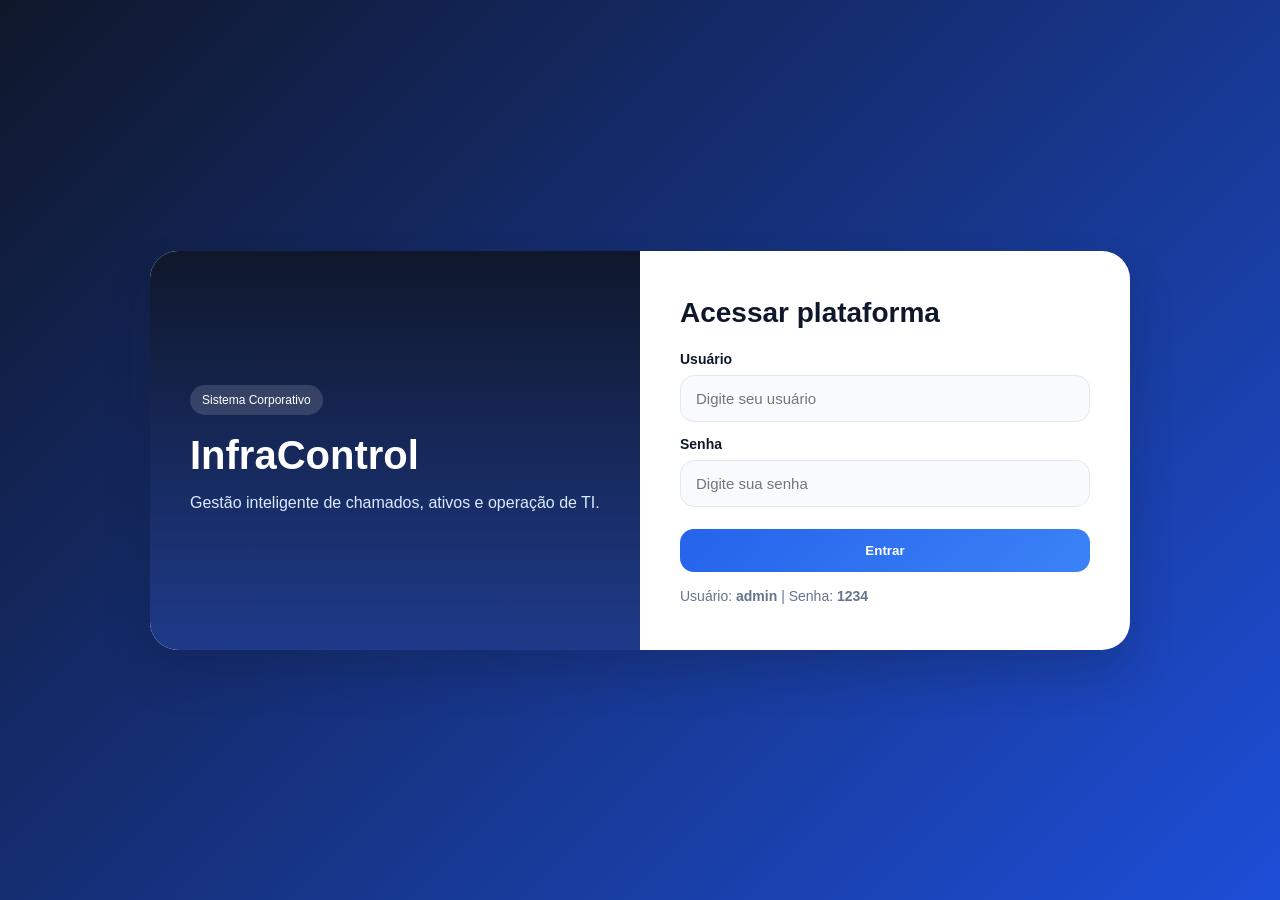
<file: index.html>
<!DOCTYPE html>
<html lang="pt-BR">
<head>
  <meta charset="UTF-8">
  <meta name="viewport" content="width=device-width, initial-scale=1.0">
  <title>InfraControl | Dashboard</title>
  <link rel="stylesheet" href="style.css">
</head>
<body>
  <div class="app-layout">
    <aside class="sidebar" id="sidebar">
      <div class="sidebar-brand">
        <div class="brand-icon">IC</div>
        <div>
          <h2>InfraControl</h2>
          <p>Operations Suite</p>
        </div>
      </div>

      <nav class="menu">
        <a href="index.html" class="active">Dashboard</a>
        <a href="chamados.html">Chamados</a>
        <a href="ativos.html">Ativos</a>
        <a href="usuarios.html">Usuários</a>
        <a href="relatorios.html">Relatórios</a>
        <a href="#" id="logoutBtn">Sair</a>
      </nav>
    </aside>

    <main class="main-content">
      <header class="topbar">
        <div class="topbar-left">
          <button class="menu-toggle" id="menuToggle">☰</button>
          <div>
            <span class="page-kicker">Visão Geral</span>
            <h1>Dashboard Operacional</h1>
            <p>Acompanhe a saúde do ambiente e o fluxo de chamados.</p>
          </div>
        </div>

        <div class="topbar-actions">
          <button id="themeToggle" class="theme-toggle">🌙</button>
          <div class="user-box">
            <span>Administrador</span>
          </div>
        </div>
      </header>

      <section class="cards cards-8">
        <div class="metric-card">
          <span class="metric-label">Chamados Abertos</span>
          <p id="cardAbertos">0</p>
        </div>

        <div class="metric-card">
          <span class="metric-label">Em Andamento</span>
          <p id="cardAndamento">0</p>
        </div>

        <div class="metric-card">
          <span class="metric-label">Resolvidos</span>
          <p id="cardResolvidos">0</p>
        </div>

        <div class="metric-card">
          <span class="metric-label">Total de Chamados</span>
          <p id="cardTotal">0</p>
        </div>

        <div class="metric-card">
          <span class="metric-label">Total de Ativos</span>
          <p id="cardTotalAtivos">0</p>
        </div>

        <div class="metric-card">
          <span class="metric-label">Operacionais</span>
          <p id="cardAtivosOperacionais">0</p>
        </div>

        <div class="metric-card">
          <span class="metric-label">Em Manutenção</span>
          <p id="cardAtivosManutencao">0</p>
        </div>

        <div class="metric-card">
          <span class="metric-label">Disponíveis</span>
          <p id="cardAtivosDisponiveis">0</p>
        </div>
      </section>

      <section class="panel dashboard-hero-panel">
        <div class="dashboard-hero-grid">
          <div>
            <span class="dashboard-badge">Painel Executivo</span>
            <h2 class="dashboard-hero-title">Visibilidade clara do ambiente de TI</h2>
            <p id="dashboardResumo" class="dashboard-hero-text">
              Acompanhe os indicadores atualizados do sistema.
            </p>
          </div>

          <div class="dashboard-highlight-box">
            <span>Performance operacional</span>
            <strong>Alta confiabilidade</strong>
            <p>Interface pensada para leitura rápida, controle e apresentação profissional.</p>
          </div>
        </div>
      </section>

      <section class="panel">
        <div class="panel-header">
          <h2>Distribuição dos Chamados</h2>
        </div>

        <div class="chart-block">
          <div class="chart-label-row">
            <span>Abertos</span>
            <span id="labelAbertosGrafico">0</span>
          </div>
          <div class="bar-bg">
            <div class="bar-fill bar-abertos" id="barAbertos"></div>
          </div>

          <div class="chart-label-row">
            <span>Em andamento</span>
            <span id="labelAndamentoGrafico">0</span>
          </div>
          <div class="bar-bg">
            <div class="bar-fill bar-andamento" id="barAndamento"></div>
          </div>

          <div class="chart-label-row">
            <span>Resolvidos</span>
            <span id="labelResolvidosGrafico">0</span>
          </div>
          <div class="bar-bg">
            <div class="bar-fill bar-resolvidos" id="barResolvidos"></div>
          </div>
        </div>
      </section>

      <section class="panel">
        <div class="panel-header">
          <h2>Últimos Chamados</h2>
        </div>

        <div class="table-wrapper">
          <table class="data-table">
            <thead>
              <tr>
                <th>ID</th>
                <th>Usuário</th>
                <th>Problema</th>
                <th>Prioridade</th>
                <th>Status</th>
              </tr>
            </thead>
            <tbody id="ultimosChamadosDashboard"></tbody>
          </table>
        </div>
      </section>
    </main>
  </div>

  <script src="script.js"></script>
</body>
</html>
</file>
<file: style.css>
/* =========================================================
   RESET E BASE
========================================================= */
* {
  margin: 0;
  padding: 0;
  box-sizing: border-box;
  font-family: Arial, sans-serif;
}

:root {
  --bg: #f3f6fb;
  --surface: #ffffff;
  --surface-soft: #f8fafc;
  --text: #0f172a;
  --muted: #64748b;
  --border: #e2e8f0;
  --primary: #2563eb;
  --primary-dark: #1d4ed8;
  --shadow: 0 10px 30px rgba(15, 23, 42, 0.08);
  --radius: 18px;
}

body {
  background-color: var(--bg);
  color: var(--text);
}

/* =========================================================
   LAYOUT
========================================================= */
.app-layout {
  display: flex;
  min-height: 100vh;
}

.sidebar {
  width: 270px;
  background: linear-gradient(180deg, #0f172a 0%, #111827 100%);
  color: white;
  padding: 28px 20px;
  transition: 0.3s ease;
  overflow: hidden;
}

.sidebar.collapsed {
  width: 96px;
}

.sidebar.collapsed .sidebar-brand h2,
.sidebar.collapsed .sidebar-brand p,
.sidebar.collapsed .menu a {
  font-size: 0;
}

.sidebar-brand {
  display: flex;
  align-items: center;
  gap: 14px;
  margin-bottom: 32px;
}

.brand-icon {
  min-width: 46px;
  height: 46px;
  border-radius: 14px;
  display: grid;
  place-items: center;
  background: linear-gradient(135deg, #2563eb, #60a5fa);
  font-weight: bold;
  color: white;
}

.sidebar-brand h2 {
  font-size: 20px;
  margin-bottom: 3px;
}

.sidebar-brand p {
  font-size: 13px;
  color: #cbd5e1;
}

.menu {
  display: flex;
  flex-direction: column;
  gap: 10px;
}

.menu a {
  color: #dbeafe;
  text-decoration: none;
  padding: 12px 14px;
  border-radius: 12px;
  transition: 0.25s ease;
  font-size: 15px;
}

.menu a:hover {
  background-color: rgba(255, 255, 255, 0.08);
}

.menu a.active {
  background: linear-gradient(135deg, #2563eb, #3b82f6);
  color: white;
  box-shadow: 0 10px 20px rgba(37, 99, 235, 0.25);
}

.main-content {
  flex: 1;
  padding: 28px;
}

/* =========================================================
   TOPO
========================================================= */
.topbar {
  display: flex;
  justify-content: space-between;
  align-items: center;
  gap: 20px;
  margin-bottom: 26px;
}

.topbar-left {
  display: flex;
  align-items: center;
  gap: 16px;
}

.page-kicker {
  display: inline-block;
  margin-bottom: 6px;
  font-size: 12px;
  letter-spacing: 0.08em;
  text-transform: uppercase;
  color: var(--primary);
  font-weight: bold;
}

.topbar h1 {
  font-size: 32px;
  margin-bottom: 6px;
}

.topbar p {
  color: var(--muted);
}

.topbar-actions {
  display: flex;
  align-items: center;
  gap: 12px;
}

.menu-toggle,
.theme-toggle {
  border: none;
  cursor: pointer;
  border-radius: 12px;
  padding: 12px 14px;
  font-size: 18px;
}

.menu-toggle {
  background: linear-gradient(135deg, var(--primary), #60a5fa);
  color: white;
}

.theme-toggle {
  background: #111827;
  color: white;
}

.user-box {
  background: var(--surface);
  padding: 12px 18px;
  border-radius: 14px;
  box-shadow: var(--shadow);
  font-weight: bold;
  border: 1px solid var(--border);
}

/* =========================================================
   HERO PREMIUM CHAMADOS
========================================================= */
.ticket-premium-hero {
  display: grid;
  grid-template-columns: 1.4fr 1fr;
  gap: 22px;
  background: linear-gradient(135deg, #0f172a 0%, #1d4ed8 100%);
  color: white;
  border-radius: 26px;
  padding: 30px;
  margin-bottom: 24px;
  box-shadow: 0 24px 40px rgba(37, 99, 235, 0.18);
}

.hero-badge {
  display: inline-block;
  background: rgba(255, 255, 255, 0.16);
  color: white;
  padding: 8px 12px;
  border-radius: 999px;
  font-size: 12px;
  font-weight: bold;
  letter-spacing: 0.05em;
  text-transform: uppercase;
}

.hero-badge-dark {
  background: rgba(255, 255, 255, 0.16);
  color: #ffffff;
  border: 1px solid rgba(255, 255, 255, 0.22);
}

.ticket-premium-left h2,
.dashboard-hero-title {
  font-size: 32px;
  margin: 12px 0;
}

.ticket-premium-left p,
.dashboard-hero-text {
  color: #dbeafe;
  line-height: 1.7;
  max-width: 680px;
}

.ticket-premium-right {
  display: grid;
  grid-template-columns: repeat(2, 1fr);
  gap: 14px;
}

.premium-stat-card {
  background: rgba(255, 255, 255, 0.12);
  border: 1px solid rgba(255, 255, 255, 0.16);
  backdrop-filter: blur(10px);
  border-radius: 20px;
  padding: 18px;
}

.premium-stat-card span {
  display: block;
  color: #dbeafe;
  font-size: 13px;
  margin-bottom: 10px;
}

.premium-stat-card strong {
  display: block;
  font-size: 30px;
  color: #ffffff;
}

/* =========================================================
   DASHBOARD HERO - TEMA CLARO
========================================================= */
.dashboard-hero-panel {
  background: linear-gradient(135deg, #eef4ff 0%, #dbeafe 100%);
  color: #0f172a;
  border: 1px solid #bfdbfe;
}

.dashboard-hero-title {
  color: #0f172a;
}

.dashboard-hero-text {
  color: #334155;
}

.dashboard-highlight-box {
  background: rgba(37, 99, 235, 0.08);
  border: 1px solid rgba(37, 99, 235, 0.18);
  border-radius: 22px;
  padding: 22px;
  backdrop-filter: blur(8px);
}

.dashboard-highlight-box span {
  display: block;
  color: #2563eb;
  font-size: 13px;
  margin-bottom: 8px;
}

.dashboard-highlight-box strong {
  display: block;
  font-size: 26px;
  margin-bottom: 8px;
  color: #0f172a;
}

.dashboard-highlight-box p {
  color: #334155;
  line-height: 1.6;
}

.dashboard-badge {
  display: inline-block;
  margin-bottom: 18px;
  padding: 8px 14px;
  border-radius: 999px;
  font-size: 12px;
  font-weight: bold;
  letter-spacing: 0.06em;
  text-transform: uppercase;
  background: #dbeafe;
  color: #1d4ed8;
  border: 1px solid #93c5fd;
}

/* =========================================================
   DASHBOARD HERO - TEMA ESCURO
========================================================= */
body.dark-mode .dashboard-hero-panel {
  background: linear-gradient(135deg, #020617 0%, #1d4ed8 100%);
  color: #ffffff;
  border: none;
}

body.dark-mode .dashboard-hero-title {
  color: #ffffff;
}

body.dark-mode .dashboard-hero-text {
  color: #dbeafe;
}

body.dark-mode .dashboard-highlight-box {
  background: rgba(255, 255, 255, 0.12);
  border: 1px solid rgba(255, 255, 255, 0.18);
}

body.dark-mode .dashboard-highlight-box span {
  color: #dbeafe;
}

body.dark-mode .dashboard-highlight-box strong {
  color: #ffffff;
}

body.dark-mode .dashboard-highlight-box p {
  color: #dbeafe;
}

body.dark-mode .dashboard-badge {
  background: rgba(255, 255, 255, 0.16);
  color: #ffffff;
  border: 1px solid rgba(255, 255, 255, 0.25);
}

/* =========================================================
   GRID PREMIUM CHAMADOS
========================================================= */
.ticket-premium-grid {
  display: grid;
  grid-template-columns: 1.5fr 0.8fr;
  gap: 22px;
}

.ticket-main-column,
.ticket-side-column {
  display: flex;
  flex-direction: column;
  gap: 22px;
}

/* =========================================================
   PAINÉIS
========================================================= */
.panel {
  background: var(--surface);
  border: 1px solid var(--border);
  border-radius: var(--radius);
  padding: 22px;
  margin-bottom: 22px;
  box-shadow: var(--shadow);
}

.panel-header {
  display: flex;
  justify-content: space-between;
  align-items: flex-start;
  gap: 14px;
  margin-bottom: 18px;
}

.panel-header h2 {
  font-size: 22px;
  margin-bottom: 4px;
}

.panel-header p {
  color: var(--muted);
}

.table-chip {
  background: #eff6ff;
  color: var(--primary);
  border: 1px solid #bfdbfe;
  padding: 8px 12px;
  border-radius: 999px;
  font-size: 12px;
  font-weight: bold;
}

/* =========================================================
   CARDS
========================================================= */
.cards {
  display: grid;
  gap: 18px;
  margin-bottom: 22px;
}

.cards-8 {
  grid-template-columns: repeat(4, 1fr);
}

.cards-3 {
  grid-template-columns: repeat(3, 1fr);
}

.metric-card {
  background: linear-gradient(180deg, #ffffff, #f8fafc);
  border: 1px solid var(--border);
  border-radius: 18px;
  padding: 20px;
  box-shadow: var(--shadow);
  transition: 0.25s ease;
}

.metric-card:hover {
  transform: translateY(-4px);
}

.metric-label {
  display: block;
  color: var(--muted);
  font-size: 14px;
  margin-bottom: 10px;
}

.metric-card p {
  font-size: 30px;
  font-weight: bold;
}

/* =========================================================
   FORMULÁRIOS
========================================================= */
.ticket-form {
  display: grid;
  grid-template-columns: repeat(2, 1fr);
  gap: 16px;
}

.form-group {
  display: flex;
  flex-direction: column;
  gap: 8px;
}

.form-group label {
  font-size: 14px;
  font-weight: bold;
  color: #334155;
}

.form-group input,
.form-group select {
  width: 100%;
  padding: 14px 15px;
  border: 1px solid var(--border);
  border-radius: 14px;
  font-size: 15px;
  outline: none;
  background: var(--surface-soft);
  transition: 0.2s ease;
}

.form-group input:focus,
.form-group select:focus {
  border-color: #93c5fd;
  box-shadow: 0 0 0 4px rgba(59, 130, 246, 0.12);
  background: white;
}

.primary-button {
  border: none;
  border-radius: 14px;
  padding: 14px 18px;
  cursor: pointer;
  background: linear-gradient(135deg, var(--primary), #3b82f6);
  color: white;
  font-weight: bold;
  font-size: 15px;
  transition: 0.2s ease;
}

.primary-button:hover {
  transform: translateY(-2px);
}

.form-panel.editing {
  border: 2px solid #60a5fa;
}

/* =========================================================
   FILTROS
========================================================= */
.filter-grid {
  display: grid;
  grid-template-columns: 2fr 1fr;
  gap: 16px;
}

/* =========================================================
   TABELAS
========================================================= */
.table-wrapper {
  overflow-x: auto;
}

.data-table {
  width: 100%;
  border-collapse: collapse;
  min-width: 760px;
}

.data-table thead th {
  text-align: left;
  padding: 16px;
  font-size: 13px;
  letter-spacing: 0.03em;
  text-transform: uppercase;
  color: #475569;
  background: #f8fafc;
  border-bottom: 1px solid var(--border);
}

.data-table tbody td {
  padding: 16px;
  border-bottom: 1px solid var(--border);
  vertical-align: middle;
}

.data-table tbody tr {
  transition: 0.2s ease;
}

.data-table tbody tr:hover {
  background: #f8fbff;
}

.table-panel-highlight {
  border: 1px solid #dbeafe;
  box-shadow: 0 20px 35px rgba(37, 99, 235, 0.08);
}

.premium-ticket-table-panel {
  position: relative;
  overflow: hidden;
}

.premium-ticket-table-panel::before {
  content: "";
  position: absolute;
  inset: 0 0 auto 0;
  height: 4px;
  background: linear-gradient(90deg, #2563eb, #60a5fa, #93c5fd);
}

.premium-table thead th {
  background: linear-gradient(180deg, #eff6ff, #f8fbff);
  color: #1e3a8a;
}

.premium-ticket-table tbody tr td {
  background: linear-gradient(180deg, #ffffff, #fcfdff);
}

.premium-ticket-table tbody tr:hover td {
  background: #f8fbff;
}

.premium-ticket-table td:nth-child(1) {
  font-weight: bold;
  color: #1e3a8a;
}

.premium-ticket-table td:nth-child(2) {
  font-weight: 600;
}

/* =========================================================
   STATUS E BADGES
========================================================= */
.priority,
.status {
  display: inline-flex;
  align-items: center;
  justify-content: center;
  border-radius: 999px;
  padding: 7px 12px;
  font-size: 13px;
  font-weight: bold;
  white-space: nowrap;
}

.alta {
  background: #fee2e2;
  color: #b91c1c;
}

.media {
  background: #fef3c7;
  color: #b45309;
}

.baixa {
  background: #dcfce7;
  color: #15803d;
}

.aberto {
  background: #fee2e2;
  color: #b91c1c;
}

.andamento {
  background: #dbeafe;
  color: #1d4ed8;
}

.resolvido {
  background: #dcfce7;
  color: #15803d;
}

.operacional {
  background: #dbeafe;
  color: #1d4ed8;
}

.em-uso {
  background: #ede9fe;
  color: #6d28d9;
}

.manutencao {
  background: #fee2e2;
  color: #b91c1c;
}

.disponivel {
  background: #dcfce7;
  color: #15803d;
}

/* =========================================================
   AÇÕES
========================================================= */
.actions-cell {
  display: flex;
  gap: 10px;
  flex-wrap: wrap;
}

.edit-btn,
.delete-btn {
  border: none;
  cursor: pointer;
  padding: 9px 12px;
  border-radius: 10px;
  font-weight: bold;
  color: white;
}

.edit-btn {
  background: linear-gradient(135deg, #2563eb, #3b82f6);
}

.delete-btn {
  background: linear-gradient(135deg, #dc2626, #ef4444);
}

/* =========================================================
   COLUNA LATERAL E USUÁRIOS
========================================================= */
.premium-side-panel {
  border: 1px solid #dbeafe;
}

.side-kpi-list {
  display: flex;
  flex-direction: column;
  gap: 14px;
}

.side-kpi-item {
  display: flex;
  align-items: center;
  justify-content: space-between;
  padding: 14px 16px;
  background: #f8fafc;
  border: 1px solid #e2e8f0;
  border-radius: 14px;
}

.side-kpi-item span {
  color: #475569;
  font-size: 14px;
}

.side-kpi-item strong {
  font-size: 22px;
  color: #0f172a;
}

.premium-tips {
  padding-left: 18px;
  display: flex;
  flex-direction: column;
  gap: 10px;
  color: #475569;
  line-height: 1.6;
}

.user-grid {
  display: grid;
  grid-template-columns: repeat(3, 1fr);
  gap: 18px;
}

.user-card {
  background: linear-gradient(180deg, #ffffff, #f8fafc);
  border: 1px solid var(--border);
  border-radius: 18px;
  padding: 20px;
  box-shadow: var(--shadow);
}

.user-card h3 {
  margin-bottom: 10px;
}

.user-card p {
  color: var(--muted);
  margin-bottom: 14px;
}

/* =========================================================
   GRÁFICOS
========================================================= */
.chart-block {
  display: flex;
  flex-direction: column;
  gap: 12px;
}

.chart-label-row {
  display: flex;
  justify-content: space-between;
  font-weight: bold;
  margin-top: 6px;
}

.bar-bg {
  width: 100%;
  height: 14px;
  background: #e2e8f0;
  border-radius: 999px;
  overflow: hidden;
}

.bar-fill {
  width: 0%;
  height: 100%;
  border-radius: 999px;
  transition: width 0.4s ease;
}

.bar-abertos {
  background: #ef4444;
}

.bar-andamento {
  background: #3b82f6;
}

.bar-resolvidos {
  background: #22c55e;
}

/* =========================================================
   LOGIN
========================================================= */
.login-page {
  min-height: 100vh;
  background: linear-gradient(135deg, #0f172a, #1d4ed8);
  display: flex;
  align-items: center;
  justify-content: center;
  padding: 24px;
}

.login-wrapper {
  width: 100%;
  max-width: 980px;
}

.login-card {
  display: grid;
  grid-template-columns: 1fr 1fr;
  background: white;
  border-radius: 28px;
  overflow: hidden;
  box-shadow: 0 24px 44px rgba(15, 23, 42, 0.22);
}

.login-brand {
  background: linear-gradient(180deg, #0f172a, #1e3a8a);
  color: white;
  padding: 48px 40px;
  display: flex;
  flex-direction: column;
  justify-content: center;
}

.login-badge {
  display: inline-block;
  margin-bottom: 18px;
  font-size: 12px;
  padding: 8px 12px;
  border-radius: 999px;
  background: rgba(255, 255, 255, 0.14);
  width: fit-content;
}

.login-brand h1 {
  font-size: 40px;
  margin-bottom: 12px;
}

.login-brand p {
  color: #dbeafe;
  line-height: 1.6;
}

.login-form {
  padding: 46px 40px;
  display: flex;
  flex-direction: column;
  justify-content: center;
}

.login-form h2 {
  margin-bottom: 22px;
  font-size: 28px;
}

.login-form label {
  margin-bottom: 8px;
  font-weight: bold;
  font-size: 14px;
}

.login-form input {
  margin-bottom: 14px;
  padding: 14px 15px;
  border: 1px solid var(--border);
  border-radius: 14px;
  background: #f8fafc;
  font-size: 15px;
}

.login-form button {
  margin-top: 8px;
  border: none;
  padding: 14px 16px;
  border-radius: 14px;
  background: linear-gradient(135deg, var(--primary), #3b82f6);
  color: white;
  font-weight: bold;
  cursor: pointer;
}

.login-hint {
  margin-top: 16px;
  color: var(--muted);
  font-size: 14px;
}

/* =========================================================
   DARK MODE
========================================================= */
body.dark-mode {
  --bg: #0b1120;
  --surface: #111827;
  --surface-soft: #0f172a;
  --text: #f8fafc;
  --muted: #cbd5e1;
  --border: #334155;
  --shadow: 0 10px 30px rgba(0, 0, 0, 0.28);
}

body.dark-mode .panel {
  background: #111827;
  border: 1px solid #334155;
}

body.dark-mode .panel-header h2 {
  color: #f8fafc;
}

body.dark-mode .panel-header p,
body.dark-mode .panel p,
body.dark-mode .topbar p {
  color: #cbd5e1;
}

body.dark-mode .user-box {
  background: #111827;
  border: 1px solid #334155;
  color: #f8fafc;
}

body.dark-mode .data-table thead th {
  background: #0f172a;
  color: #e2e8f0;
}

body.dark-mode .data-table tbody td {
  color: #f8fafc;
}

body.dark-mode .data-table tbody tr:hover {
  background: #0f172a;
}

body.dark-mode .table-chip {
  background: #1e3a8a;
  color: #dbeafe;
  border-color: #3b82f6;
}

body.dark-mode .bar-bg {
  background: #334155;
}

body.dark-mode .metric-card {
  background: linear-gradient(180deg, #111827, #0f172a);
  border: 1px solid #334155;
}

body.dark-mode .metric-card .metric-label {
  color: #e2e8f0;
}

body.dark-mode .metric-card p {
  color: #ffffff;
}

body.dark-mode .premium-stat-card span,
body.dark-mode .dashboard-highlight-box span {
  color: #dbeafe;
}

body.dark-mode .premium-stat-card strong,
body.dark-mode .dashboard-highlight-box strong {
  color: #ffffff;
}

body.dark-mode .dashboard-highlight-box p {
  color: #dbeafe;
}

body.dark-mode .ticket-premium-hero,
body.dark-mode .dashboard-hero-panel {
  background: linear-gradient(135deg, #020617 0%, #1d4ed8 100%);
}

body.dark-mode .premium-side-panel {
  border-color: #334155;
}

body.dark-mode .side-kpi-item {
  background: #0f172a;
  border-color: #334155;
}

body.dark-mode .side-kpi-item span {
  color: #cbd5e1;
}

body.dark-mode .side-kpi-item strong {
  color: #ffffff;
}

body.dark-mode .premium-tips {
  color: #cbd5e1;
}

body.dark-mode .premium-ticket-table tbody tr td {
  background: linear-gradient(180deg, #111827, #0f172a);
}

body.dark-mode .premium-ticket-table tbody tr:hover td {
  background: #172033;
}

body.dark-mode .form-group label {
  color: #e2e8f0;
}

body.dark-mode .form-group input,
body.dark-mode .form-group select {
  background: #0f172a;
  color: #ffffff;
  border-color: #334155;
}

body.dark-mode .login-card {
  background: #111827;
}

body.dark-mode .login-form {
  background: #111827;
  color: white;
}

body.dark-mode .login-form input {
  background: #0f172a;
  color: white;
  border-color: #334155;
}

body.dark-mode .user-card {
  background: linear-gradient(180deg, #111827, #0f172a);
  border: 1px solid #334155;
}

body.dark-mode .user-card h3 {
  color: #ffffff;
}

body.dark-mode .user-card p {
  color: #cbd5e1;
}

/* =========================================================
   RESPONSIVIDADE
========================================================= */
@media (max-width: 1200px) {
  .cards-8 {
    grid-template-columns: repeat(2, 1fr);
  }

  .user-grid,
  .dashboard-hero-grid,
  .ticket-premium-grid {
    grid-template-columns: 1fr;
  }
}

@media (max-width: 900px) {
  .ticket-premium-hero,
  .login-card {
    grid-template-columns: 1fr;
  }

  .ticket-premium-right {
    grid-template-columns: repeat(2, 1fr);
  }
}

@media (max-width: 820px) {
  .app-layout {
    flex-direction: column;
  }

  .sidebar {
    width: 100%;
  }

  .ticket-form,
  .filter-grid,
  .cards-3,
  .cards-8,
  .user-grid {
    grid-template-columns: 1fr;
  }

  .main-content {
    padding: 18px;
  }

  .topbar {
    flex-direction: column;
    align-items: flex-start;
  }

  .topbar h1 {
    font-size: 28px;
  }
}

@media (max-width: 640px) {
  .ticket-premium-right {
    grid-template-columns: 1fr;
  }
}

/* =========================================================
   CORREÇÕES VISUAIS
========================================================= */

/* Badge do dashboard no tema claro */
.hero-badge-dark {
  background: rgba(255, 255, 255, 0.16);
  color: #ffffff;
  border: 1px solid rgba(255, 255, 255, 0.22);
}

/* Cards da equipe no tema escuro */
body.dark-mode .user-card {
  background: linear-gradient(180deg, #111827, #0f172a);
  border: 1px solid #334155;
}

body.dark-mode .user-card h3 {
  color: #ffffff;
}

body.dark-mode .user-card p {
  color: #cbd5e1;
}

/* =========================================================
   BADGE DO DASHBOARD
========================================================= */
.dashboard-badge {
  display: inline-block;
  margin-bottom: 18px;
  padding: 8px 14px;
  border-radius: 999px;
  font-size: 12px;
  font-weight: bold;
  letter-spacing: 0.06em;
  text-transform: uppercase;
  background: rgba(255, 255, 255, 0.18);
  color: #ffffff;
  border: 1px solid rgba(255, 255, 255, 0.25);
}
</file>
